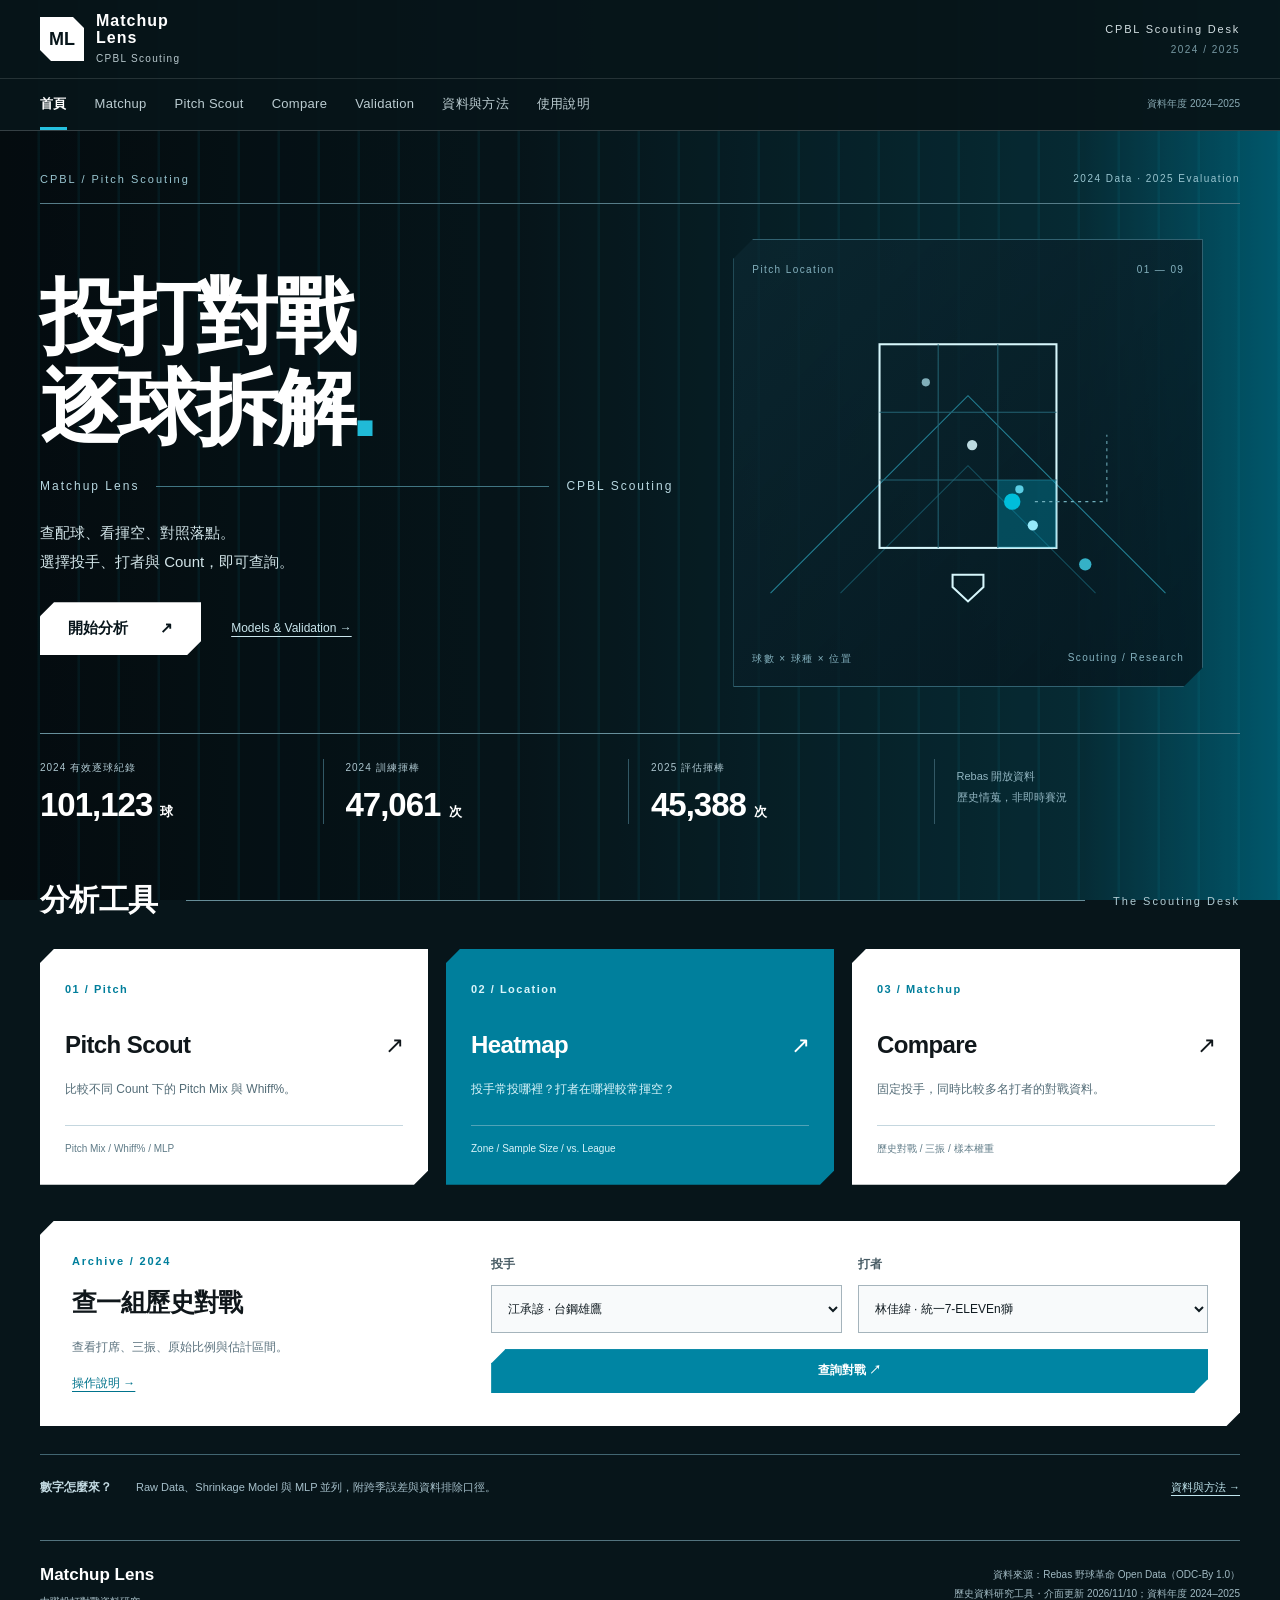
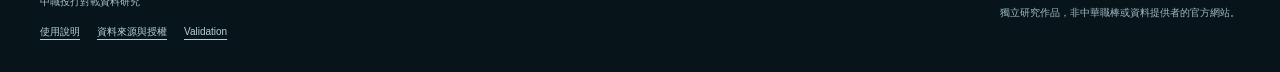
<file: index.html>
<!doctype html>
<html lang="zh-Hant"><head>
<meta charset="utf-8"><meta name="viewport" content="width=device-width,initial-scale=1">
<meta name="description" content="查詢中華職棒歷史投打對戰、樣本數、三振比例與估計區間，並閱讀Out-of-Time Validation與資料方法。">
<meta name="theme-color" content="#07151a">
<meta property="og:type" content="website"><meta property="og:title" content="Matchup Lens｜CPBL Scouting"><meta property="og:description" content="查詢中華職棒歷史投打對戰、樣本數、三振比例與估計區間，並閱讀Out-of-Time Validation與資料方法。"><meta property="og:url" content="https://matchup-lens-cpbl-anson.rosycoin67.chatgpt.site/">
<link rel="canonical" href="https://matchup-lens-cpbl-anson.rosycoin67.chatgpt.site/"><title>Matchup Lens｜CPBL Scouting</title>
<link rel="stylesheet" href="/style.css"><link rel="stylesheet" href="/scout.css"><link rel="icon" href="/favicon.svg" type="image/svg+xml">
</head><body data-page="home">
<a class="skip-link" href="#main-content">跳至主要內容</a>
<header class="site-header"><div class="header-inner">
<a class="site-name" href="/" aria-label="Matchup Lens 首頁"><b class="brand-mark" aria-hidden="true">ML</b><span class="brand-name">Matchup<br>Lens<span>CPBL Scouting</span></span></a>
<div class="site-context">CPBL Scouting Desk<span>2024 / 2025</span></div></div>
<nav class="main-nav" aria-label="主選單"><div class="nav-inner"><a class="nav-item active" href="/" aria-current="page">首頁</a><a class="nav-item" href="/query/">Matchup</a><a class="nav-item" href="/pitch/">Pitch Scout</a><a class="nav-item" href="/compare/">Compare</a><a class="nav-item" href="/results/">Validation</a><a class="nav-item" href="/data/">資料與方法</a><a class="nav-item" href="/guide/">使用說明</a><span class="nav-note">資料年度 2024–2025</span></div></nav></header>
<main id="main-content" class="container"><div id="loading" role="status">正在載入資料。</div><section id="home" class="home-page">
<div class="scout-hero">
 <p class="hero-eyebrow">CPBL / Pitch Scouting <span>2024 Data · 2025 Evaluation</span></p>
 <div class="hero-main"><div><h1>投打對戰<br>逐球拆解<span class="cyan-dot">.</span></h1><div class="hero-subline"><span>Matchup Lens</span><i></i><span>CPBL Scouting</span></div><p class="hero-description">查配球、看揮空、對照落點。<br>選擇投手、打者與 Count，即可查詢。</p><div class="page-actions"><a class="button primary" href="/pitch/">開始分析 <span>↗</span></a><a class="hero-link" href="/pitch/#research">Models & Validation →</a></div></div>
 <div class="hero-field" aria-hidden="true"><div class="field-caption"><span>Pitch Location</span><span>01 — 09</span></div><svg viewBox="0 0 420 320" fill="none" xmlns="http://www.w3.org/2000/svg"><path d="M18 286L210 94L402 286" stroke="#248195" stroke-width="1"/><path d="M86 286L210 162L334 286" stroke="#14505f"/><rect x="124" y="44" width="172" height="198" stroke="#d7f7fc" stroke-width="2"/><path d="M181 44V242M239 44V242M124 110H296M124 176H296" stroke="#236373"/><rect x="239" y="176" width="57" height="66" fill="#009ebc" fill-opacity=".35"/><circle cx="253" cy="197" r="8" fill="#00bedb"/><circle cx="273" cy="220" r="5" fill="#96eafa"/><circle cx="260" cy="185" r="4" fill="#5acde3"/><circle cx="214" cy="142" r="5" fill="#bcdae0"/><circle cx="169" cy="81" r="4" fill="#80aeb9"/><circle cx="324" cy="258" r="6" fill="#35b1c7"/><path d="M195 268H225V280L210 294L195 280Z" stroke="#d7f7fc" stroke-width="2"/><path d="M275 197H345V132" stroke="#70aebb" stroke-dasharray="3 4"/></svg><div class="field-caption"><span>球數 × 球種 × 位置</span><span>Scouting / Research</span></div></div></div>
 <div class="hero-data"><div><span>2024 有效逐球紀錄</span><strong>101,123 <small>球</small></strong></div><div><span>2024 訓練揮棒</span><strong>47,061 <small>次</small></strong></div><div><span>2025 評估揮棒</span><strong>45,388 <small>次</small></strong></div><div class="hero-note">Rebas 開放資料<br>歷史情蒐，非即時賽況</div></div>
</div>
<section class="home-tool-section"><div class="editorial-heading"><h2>分析工具</h2><span>The Scouting Desk</span></div><div class="desk-grid"><a href="/pitch/" class="desk-item"><span class="desk-index">01 / Pitch</span><h3>Pitch Scout <span>↗</span></h3><p>比較不同 Count 下的 Pitch Mix 與 Whiff%。</p><span class="desk-tags">Pitch Mix / Whiff% / MLP</span></a><a href="/pitch/#heatmap" class="desk-item"><span class="desk-index">02 / Location</span><h3>Heatmap <span>↗</span></h3><p>投手常投哪裡？打者在哪裡較常揮空？</p><span class="desk-tags">Zone / Sample Size / vs. League</span></a><a href="/compare/" class="desk-item"><span class="desk-index">03 / Matchup</span><h3>Compare <span>↗</span></h3><p>固定投手，同時比較多名打者的對戰資料。</p><span class="desk-tags">歷史對戰 / 三振 / 樣本權重</span></a></div></section>
<section class="home-query-row"><div><p class="page-kicker">Archive / 2024</p><h2>查一組歷史對戰</h2><p>查看打席、三振、原始比例與估計區間。</p><a class="inline-link" href="/guide/">操作說明 →</a></div><aside class="quick-query"><form action="/query/" method="get"><div class="field"><label for="pitcher">投手</label><select id="pitcher" name="pitcher" required><option value="">載入中</option></select></div><div class="field"><label for="batter">打者</label><select id="batter" name="batter" required><option value="">載入中</option></select></div><button class="button primary" id="quick-submit" type="submit" disabled>查詢對戰 ↗</button></form></aside></section>
<div class="home-method-bar"><strong>數字怎麼來？</strong><p>Raw Data、Shrinkage Model 與 MLP 並列，附跨季誤差與資料排除口徑。</p><a href="/data/">資料與方法 →</a></div>
</section>
</main>
<footer class="site-footer"><div class="footer-inner"><div><a class="footer-brand" href="/">Matchup Lens</a><span>中職投打對戰資料研究</span><div class="footer-links"><a href="/guide/">使用說明</a><a href="/data/">資料來源與授權</a><a href="/results/">Validation</a></div></div><p>資料來源：Rebas 野球革命 Open Data（ODC-By 1.0）<br>歷史資料研究工具・介面更新 2026/11/10；資料年度 2024–2025<br>獨立研究作品，非中華職棒或資料提供者的官方網站。</p></div></footer>
<script type="module" src="/app.js"></script>
</body></html>
</file>
<file: style.css>
:root{--ink:#28313b;--muted:#6b727b;--accent:#8e293b;--navy:#273847;--line:#d9dde1;--light:#f4f5f6}
*{box-sizing:border-box}
body{margin:0;background:#fff;color:var(--ink);font-family:"Noto Sans TC","PingFang TC","Microsoft JhengHei",sans-serif;font-size:14px;line-height:1.75}
button,select{font:inherit}button{cursor:pointer}
button,a,select{-webkit-tap-highlight-color:transparent}
button:focus-visible,a:focus-visible,select:focus-visible{outline:2px solid var(--accent);outline-offset:3px}
a{color:var(--accent);text-underline-offset:4px}
[hidden]{display:none!important}
.sr-only{position:absolute;width:1px;height:1px;padding:0;margin:-1px;overflow:hidden;clip:rect(0,0,0,0);white-space:nowrap;border:0}
.skip-link{position:absolute;left:16px;top:-60px;padding:10px 16px;background:#fff;z-index:10}.skip-link:focus{top:10px}
.site-header{border-top:4px solid var(--accent)}
.header-inner,.nav-inner,.container,.footer-inner{width:min(1120px,calc(100% - 64px));margin:0 auto}
.header-inner{display:flex;justify-content:space-between;align-items:center;height:94px;gap:24px}
.site-name{display:flex;align-items:baseline;gap:16px;color:var(--navy);text-decoration:none}
.site-name strong{font-family:"Noto Serif TC","Songti TC","PMingLiU",serif;font-size:27px;font-weight:700;letter-spacing:2px}
.site-name>span{padding-left:16px;border-left:1px solid #bfc5cc;font:19px Georgia,"Times New Roman",serif;letter-spacing:.1px}
.site-context{color:#606a73;font-size:12px;text-align:right;white-space:nowrap}.site-context span{display:block;color:#9298a0;font-size:11px}
.main-nav{border-top:1px solid #e6e8eb;border-bottom:1px solid #c9ced5;background:#fafafa}
.nav-inner{display:flex;align-items:stretch;gap:36px}
.nav-item{display:block;padding:13px 1px 11px;border:0;border-bottom:3px solid transparent;background:transparent;color:#4f5b67;font-size:14px;letter-spacing:1px}
.nav-item.active{border-bottom-color:var(--accent);color:var(--accent);font-weight:700}.nav-item:hover{color:var(--accent)}
.nav-note{margin-left:auto;align-self:center;font-size:11px;color:#7d858d}
.breadcrumb{display:flex;gap:11px;margin:21px 0 24px;color:#8b9299;font-size:11px}.breadcrumb-divider{color:#c1c6cb}.breadcrumb span:last-child{color:#656d76}
.page-heading{display:flex;align-items:center;justify-content:space-between;gap:24px;padding-bottom:24px}
h1{margin:0 0 6px;color:#253847;font-family:"Noto Serif TC","Songti TC","PMingLiU",serif;font-size:27px;font-weight:700;letter-spacing:1px;line-height:1.5}
.page-heading p{margin:0;color:var(--muted);font-size:13px}
h2,h3,p{margin-top:0}h2{margin-bottom:0;font-size:19px;font-weight:600}h3{margin-bottom:11px;font-size:16px;font-weight:600}
.button{min-height:36px;padding:6px 17px;border:1px solid #aeb7c0;border-radius:2px;background:#fff;color:#354553;font-size:12px;line-height:1.65;white-space:nowrap}
.button:hover{background:#f3f4f5;border-color:#73818e}
.text-link{display:inline;padding:0;margin-left:14px;border:0;background:none;color:var(--accent);font-size:inherit;text-decoration:underline;text-underline-offset:4px}
.data-notice{display:flex;align-items:baseline;flex-wrap:wrap;gap:9px 15px;padding:11px 16px;background:#f2f4f6;border-top:1px solid #d0d6dc;border-bottom:1px solid #d0d6dc;color:#69727b;font-size:12px}
.data-notice strong{color:#374b5a;font-weight:600}.notice-end{margin-left:auto;font-size:11px;color:#878f96}
.query-form{padding:24px 20px 18px;border:1px solid #e0e3e6;border-top:0}
.query-fields{display:grid;grid-template-columns:1fr 1fr;gap:30px}
.field{display:flex;align-items:center;gap:14px;min-width:0}.field label{flex:0 0 34px;color:#354452;font-size:13px}
.field select{width:100%;min-width:0;height:39px;padding:6px 32px 6px 12px;border:1px solid #bfc7ce;border-radius:2px;background:#fff;color:#313b44;font-size:13px}
.examples-row{display:flex;align-items:baseline;gap:14px;margin:14px 0 0 48px;font-size:11px;color:#8a9199}.examples-row>span{white-space:nowrap}
#examples{display:flex;flex-wrap:wrap;gap:3px 17px}
#examples button{padding:0;border:0;border-bottom:1px solid #c8a2aa;background:none;color:#83515a;font-size:11px}
#examples button:hover{color:var(--accent);border-color:var(--accent)}
.result-heading{display:flex;align-items:baseline;justify-content:space-between;gap:18px;margin:29px 0 13px}
.result-heading h2{font-size:20px;color:#2d3d4a}.versus{margin:0 13px;color:#7f8790;font-size:13px;font-weight:400}.sample-status{color:#935260;font-size:11px}
.table-wrap{width:100%;overflow-x:auto}
table{width:100%;border-collapse:collapse;text-align:left;font-size:13px;line-height:1.65}
th{padding:11px 17px;border-top:1px solid #c7ced5;border-bottom:1px solid #d0d5db;background:#f1f3f5;color:#53616d;font-size:12px;font-weight:500}
td{padding:13px 17px;border-bottom:1px solid #e1e4e8}
th:not(:first-child),td:not(:first-child){text-align:right;font-variant-numeric:tabular-nums}
.result-table{table-layout:fixed}.result-table th,.result-table td{text-align:center}
.result-table td{padding-top:15px;padding-bottom:15px;color:#34424d;font-family:Arial,"Noto Sans TC",sans-serif;font-size:28px;font-weight:500;line-height:1.35;font-variant-numeric:tabular-nums}
.result-table .estimate-value{color:var(--accent);font-weight:600}.result-table td small{font-size:17px;margin-left:1px}
.result-notes{display:flex;justify-content:space-between;flex-wrap:wrap;gap:5px 20px;padding:9px 1px 0;color:#818991;font-size:11px}
.analysis-columns{display:grid;grid-template-columns:1.12fr 1fr;gap:40px;margin-top:30px}
.panel{margin:0 0 29px;padding:0}.analysis-columns .panel{margin-bottom:24px;min-width:0}
.section-heading{display:flex;justify-content:space-between;align-items:baseline;gap:14px;padding-bottom:10px;margin-bottom:15px;border-bottom:1px solid #aeb9c3}
.section-heading h2,.section-heading h3{margin:0;color:#354957;font-size:17px;font-weight:600}.section-heading>span{color:#8b9299;font-size:11px;white-space:nowrap}
.interval-description{min-height:23px;margin-bottom:0;color:#67717a;font-size:12px}.interval-description strong{color:#4c5964;font-weight:500}
.probability-chart{position:relative;height:129px;margin:5px 18px 4px 7px}
.chart-grid{position:absolute;top:18px;right:0;bottom:33px;left:0;display:flex;justify-content:space-between}.chart-grid i{width:1px;height:100%;background:#edf0f2}
.axis-line{position:absolute;top:61px;right:0;left:0;height:1px;background:#c4cdd4}
.interval-segment{position:absolute;top:57px;height:9px;background:#dac5b0;min-width:1px}
.raw-dot{position:absolute;top:56px;width:10px;height:10px;border-radius:50%;background:#a47b54;border:1px solid #fff;transform:translateX(-50%)}
.raw-dot span{position:absolute;top:-24px;left:50%;transform:translateX(-50%);color:#8a694d;font-size:10px;white-space:nowrap}
.estimate-dot{position:absolute;top:55px;width:3px;height:13px;background:var(--accent);transform:translateX(-50%)}
.estimate-dot span{position:absolute;top:21px;left:50%;transform:translateX(-50%);color:var(--accent);font-size:10px;white-space:nowrap}
.axis-labels{position:absolute;top:105px;right:0;left:0;display:flex;justify-content:space-between;color:#818c95;font-family:Arial,sans-serif;font-size:10px}
.fineprint{color:#8b9299;font-size:11px;line-height:1.8;margin:11px 0 0}
.reading-panel>p:not(.fineprint){margin-bottom:9px;color:#5c6872;font-size:12px;line-height:1.85}
.comparison-list{margin:7px 0;font-size:12px}.comparison-list>div{display:flex;justify-content:space-between;align-items:baseline;gap:14px;padding:6px 0;border-bottom:1px solid #edf0f2}
.comparison-list dt{color:#74808a}.comparison-list dd{margin:0;text-align:right;color:#384a57;font-variant-numeric:tabular-nums;white-space:nowrap}
.holdout-panel{display:flex;align-items:center;gap:25px;padding:17px 20px;border:1px solid #d8dde2;background:#fafbfc}
.holdout-copy{flex:1}.holdout-panel h3{margin-bottom:2px;color:#455766;font-size:14px}.holdout-panel p{margin:0;color:#899199;font-size:11px}
.holdout-panel .button{color:var(--accent);border-color:#b68f98;background:transparent}.holdout-panel .button:hover{background:#f6eef0}
.holdout-result{color:#6e777f;font-size:11px;text-align:right;white-space:nowrap}.holdout-result strong{display:block;color:#3b4e5c;font:23px Arial,sans-serif}
.research-note{margin-top:21px;color:#6d7881;font-size:12px}.research-note p{margin-bottom:0}.research-note strong{color:#536675;font-weight:500}.example-note{margin-top:6px;font-size:10px}
.split-table{table-layout:fixed;margin:0 0 7px}.split-table th,.split-table td{text-align:left}.split-table td{padding-top:15px;padding-bottom:15px}
.split-table strong{display:block;color:#344b5c;font-size:15px;font-weight:500}.split-table td>span{display:block;margin-top:4px;color:#7b8690;font-size:12px}
.highlight td{background:#f7f2f3;color:#7b2939}
.finding{padding:13px 16px;margin:18px 0 12px;border-left:3px solid #a15a68;background:#f8f5f5;color:#6b5e62;font-size:12px;line-height:1.85}.finding strong{display:block;margin-bottom:4px;color:#73404c;font-weight:600}
.method,.sources{color:#5a6772;font-size:13px}.method ol{padding-left:22px}.method li{margin-bottom:8px}.method h3{margin-top:24px;color:#405765;font-size:15px}.method p{margin-bottom:12px}
.formula{margin:20px 0 16px;padding:13px 17px;background:#f4f5f6;border:1px solid #e0e4e7;color:#526676;font-size:12px}
.source-links{display:flex;flex-wrap:wrap;gap:8px 28px;padding:0;list-style:none;font-size:12px}
.site-footer{margin-top:47px;border-top:1px solid #d3d9df;background:#f5f6f7}
.footer-inner{display:flex;justify-content:space-between;gap:24px;padding-top:25px;padding-bottom:26px;color:#88929b;font-size:11px}
.footer-inner strong{display:block;margin-bottom:3px;color:#506575;font:18px Georgia,"Times New Roman",serif}.footer-inner p{margin:0;text-align:right}
#loading{min-height:300px;padding:60px 0;color:var(--muted)}
@media(max-width:850px){
.header-inner,.nav-inner,.container,.footer-inner{width:calc(100% - 40px)}
.site-name{gap:11px}.site-name strong{font-size:23px;letter-spacing:1px}.site-name>span{padding-left:11px;font-size:17px}
.site-context{font-size:10px}.header-inner{height:85px}
.analysis-columns{gap:25px}.query-fields{gap:20px}.query-form{padding-right:15px;padding-left:15px}
.field{gap:9px}.field label{flex-basis:28px}.field select{font-size:12px;padding-left:8px}.examples-row{margin-left:37px}
.result-table th{font-size:11px;padding-left:8px;padding-right:8px}.result-table td{font-size:25px}
.section-heading{gap:10px}.section-heading h2,.section-heading h3{font-size:16px}.section-heading>span{font-size:10px}
.holdout-panel{gap:16px;padding:15px}}
@media(max-width:600px){
body{font-size:13px}.header-inner,.nav-inner,.container,.footer-inner{width:calc(100% - 32px)}
.header-inner{height:79px;gap:12px}.site-name{display:block}.site-name strong{display:block;font-size:22px;letter-spacing:1.5px;line-height:1.6}
.site-name>span{padding:0;border:0;font-size:14px;color:#75838f}.site-context{max-width:130px;font-size:10px;white-space:normal}.site-context span{font-size:9px}
.nav-inner{gap:27px}.nav-item{font-size:12px;padding-top:10px;padding-bottom:8px;letter-spacing:.5px}.nav-note{display:none}
.breadcrumb{font-size:10px;margin:15px 0 18px}.page-heading{align-items:flex-start;gap:12px;padding-bottom:18px}h1{font-size:23px}.page-heading p{font-size:11px;max-width:240px}
.page-heading .button{padding:5px 9px;min-height:32px;margin-top:4px;font-size:10px}
.data-notice{padding:9px 11px;gap:3px 9px;font-size:10px}.notice-end{width:100%;margin:0 0 0 49px;font-size:9px}
.query-form{padding:16px 11px 13px}.query-fields{grid-template-columns:1fr;gap:12px}.field label{font-size:12px;flex-basis:29px}.field select{height:37px}
.examples-row{margin:13px 0 0;gap:7px;font-size:10px}#examples{column-gap:11px;row-gap:5px}#examples button{font-size:10px}
.result-heading{margin-top:24px;gap:8px}.result-heading h2{font-size:17px}.versus{margin:0 7px;font-size:11px}.sample-status{font-size:10px}
.result-table{min-width:430px}.result-table td{font-size:24px;padding:13px 6px}.result-table th{font-size:10px;padding:10px 6px}.result-table td small{font-size:14px}
.result-notes{font-size:10px}.analysis-columns{grid-template-columns:1fr;gap:0;margin-top:25px}.section-heading{margin-bottom:12px;padding-bottom:9px}
.interval-description,.reading-panel>p:not(.fineprint){font-size:11px}.comparison-list{font-size:11px}.fineprint{font-size:10px}
.holdout-panel{flex-wrap:wrap;gap:12px}.holdout-copy{flex-basis:100%}.holdout-panel h3{font-size:13px}.holdout-panel p{font-size:10px}
.holdout-panel .button{margin-left:auto;font-size:11px}.holdout-result{text-align:left}
.research-note{margin-top:17px;font-size:11px}.text-link{display:inline-block;margin-left:7px}.example-note{font-size:9px}
table{font-size:11px}th,td{padding:10px 10px}th{font-size:10px}
#validation table:not(.split-table){min-width:450px}.split-table strong{font-size:12px}.split-table td>span{font-size:10px}.split-table th,.split-table td{padding:10px 8px}
.finding{padding:10px 12px;font-size:11px}.method,.sources{font-size:12px}.formula{font-size:11px;padding:12px}.source-links{font-size:11px;gap:6px 20px}
.site-footer{margin-top:30px}.footer-inner{display:block;padding-top:20px;padding-bottom:20px;font-size:10px}.footer-inner p{margin-top:12px;text-align:left}}
/* Full website pages */
.nav-item{text-decoration:none;white-space:nowrap}
.breadcrumb a{color:#8b9299;text-decoration:none}
#loading{min-height:0;padding:14px 0;font-size:12px;color:#7a848d}
.load-error{border-left:3px solid var(--accent);background:#f8f3f4;padding:16px!important;margin:20px 0}
.button:disabled{opacity:.45;cursor:wait}
a.button{display:inline-block;text-decoration:none;text-align:center}
.button.primary{background:var(--accent);border-color:var(--accent);color:white}
.button.primary:hover{background:#722130;border-color:#722130}
.inline-link{color:var(--accent);font-size:12px;text-decoration:underline;text-underline-offset:4px}
.page-actions{display:flex;gap:22px;align-items:center;margin-top:23px}
.page-actions .primary{font-size:13px;padding:9px 23px}
.page-kicker{margin:0 0 13px;color:#8e6270;font-size:11px;letter-spacing:1.3px}
.home-intro{display:grid;grid-template-columns:1.25fr 1fr;gap:78px;padding:48px 0 36px;align-items:start}
.home-copy{padding-top:4px}
.home-copy h1{font-size:36px;line-height:1.55;letter-spacing:1.5px;margin-bottom:17px}
.home-description{max-width:560px;color:#64717c;font-size:14px;line-height:1.95;margin-bottom:0}
.home-scope{margin:25px 0 0;color:#8b949c;font-size:11px}
.quick-query{border:1px solid #e0e4e8;border-top:3px solid var(--accent);padding:23px 27px 22px;background:#f8f9fa}
.quick-query h2{font-size:19px;color:#3c505e;margin-bottom:5px}
.quick-query>p{font-size:12px;color:#7c8790;margin-bottom:19px}
.quick-query .field{margin-bottom:15px;gap:10px}
.quick-query .field label{flex-basis:30px}
.quick-query .field select{height:39px;font-size:12px}
.quick-query form>.button{margin:2px 0 0 40px;min-width:calc(100% - 40px);padding-top:8px;padding-bottom:8px;font-size:12px}
.quick-help{display:block;margin:14px 0 0 40px;font-size:11px;color:#8a6a73}
.home-data-strip{display:flex;gap:65px;align-items:center;padding:21px 0;border-top:1px solid #cdd5dc;border-bottom:1px solid #cdd5dc}
.home-data-strip>div{display:flex;flex-direction:column}
.home-data-strip strong{font:24px Arial,sans-serif;font-weight:500;letter-spacing:.3px;color:#3b5264}
.home-data-strip span{color:#85909a;font-size:11px;margin-top:4px}
.home-data-strip>a{margin-left:auto;font-size:11px;color:#7d8993}
.home-section{margin-top:37px}
.home-section>.section-heading{margin-bottom:0}
.home-section>.section-heading h2{font-size:19px}
.service-list article{display:flex;gap:23px;align-items:baseline;padding:23px 0;border-bottom:1px solid #e0e5e9}
.service-number{font:20px Georgia,serif;color:#94747e}
.service-list article>div{flex:1;max-width:820px}
.service-list h3{margin-bottom:4px;font-size:15px}
.service-list h3 a{color:#3c5365;text-decoration:none}
.service-list p{margin:0;font-size:12px;color:#7c8792;line-height:1.9}
.service-go{margin-left:auto;white-space:nowrap;font-size:11px;color:#8e5e6c}
.home-example{display:grid;grid-template-columns:1fr 1fr;gap:12px 66px;padding:28px 0 0}
.home-example h2{font-size:21px;color:#3c5262;margin:0 0 12px}
.home-example>div>p:not(.page-kicker){color:#788591;font-size:12px;line-height:1.9;margin-bottom:12px}
.home-example th{width:56%;font-size:12px;background:#f6f7f8;border-top:0}
.home-example td{font-size:13px;color:#546b7b;white-space:nowrap}
.home-example>.fineprint{grid-column:1/-1;margin-top:0;font-size:10px}
.home-source{display:flex;gap:21px;align-items:baseline;border-top:1px solid #dce2e7;margin-top:30px;padding-top:22px}
.home-source>strong{color:#5a7080;white-space:nowrap;font-size:12px;font-weight:500}
.home-source p{color:#8a949d;font-size:11px;margin:0;line-height:1.9}
.home-source>a{white-space:nowrap;font-size:11px;color:#89616d}
.query-actions{display:flex;flex-wrap:wrap;gap:8px}
.query-status{margin:0 0 13px;padding:10px 13px;background:#f6f2f3;border-left:3px solid #ae7b88;color:#7c5360;font-size:12px}
.share-link{display:block;width:100%;padding:8px 10px;border:1px solid #b8c3cd;background:#fff;margin-bottom:14px;color:#4c6577;font:12px monospace}
.research-note .inline-link{margin-left:12px}
.footer-brand{display:block;margin-bottom:3px;color:#506575;font:18px Georgia,"Times New Roman",serif;text-decoration:none}
.footer-links{display:flex;gap:17px;margin-top:12px;font-size:10px}
.footer-links a{color:#7c8995}
.guide-steps ol{counter-reset:step;padding:0;list-style:none}
.guide-steps li{counter-increment:step;position:relative;padding:0 0 18px 43px;margin-bottom:19px;border-bottom:1px solid #e6eaed}
.guide-steps li::before{content:counter(step);position:absolute;left:0;top:-1px;color:#936473;font:23px Georgia,serif}
.guide-steps li>strong{font-size:14px;font-weight:500;color:#4b6273}
.guide-steps li>p{font-size:12px;color:#7c8994;line-height:1.9;margin:5px 0 0}
.faq-list details{border-bottom:1px solid #e0e5e9}
.faq-list summary{position:relative;list-style:none;padding:16px 34px 16px 0;cursor:pointer;font-size:13px;color:#465e70}
.faq-list summary::-webkit-details-marker{display:none}
.faq-list summary::after{content:"＋";position:absolute;right:5px;top:15px;font-size:15px;color:#8c6877}
.faq-list details[open] summary::after{content:"－"}
.faq-list details>p{color:#7b8994;font-size:12px;line-height:1.9;margin:0 26px 19px 0}
.download-list{padding:0;margin:0;list-style:none}
.download-list li{display:flex;gap:20px;align-items:center;justify-content:space-between;border-bottom:1px solid #e1e6ea;padding:17px 0}
.download-list strong{display:block;font-size:13px;font-weight:500;color:#4a6172}
.download-list span{display:block;font-size:11px;color:#8a959e;margin-top:3px}
.download-list .button{font-size:11px}
.plain-page{padding:42px 0 110px}
.plain-page>p{color:#7d8993;font-size:13px}
@media(max-width:850px){
.home-intro{gap:40px;padding-top:35px}
.home-copy h1{font-size:31px}
.home-description{font-size:12px}
.quick-query{padding:20px}
.home-data-strip{gap:40px}
.home-data-strip strong{font-size:21px}
.home-example{gap:12px 35px}
}
@media(max-width:600px){
.nav-inner{gap:24px;overflow-x:auto;scrollbar-width:none}
.nav-inner::-webkit-scrollbar{display:none}
.nav-item{flex-shrink:0}
.page-heading{flex-wrap:wrap}
.query-actions{width:100%}
.query-actions .button{font-size:11px;margin-top:0;padding:6px 11px}
.home-intro{grid-template-columns:1fr;gap:26px;padding-top:27px;padding-bottom:25px}
.home-copy h1{font-size:30px;line-height:1.5;margin-bottom:13px}
.home-copy h1 br{display:none}
.page-kicker{font-size:10px;margin-bottom:10px;letter-spacing:.9px}
.home-description{font-size:12px;max-width:none}
.home-scope{font-size:10px;margin-top:20px}
.page-actions{gap:20px;margin-top:20px}
.page-actions .primary{font-size:12px;padding:8px 20px}
.quick-query{padding:19px 18px}
.quick-query h2{font-size:18px}
.quick-query>p{font-size:11px;margin-bottom:16px}
.home-data-strip{gap:15px;justify-content:space-between;flex-wrap:wrap;padding:18px 0}
.home-data-strip strong{font-size:19px}
.home-data-strip span{font-size:9px}
.home-data-strip>a{width:100%;margin:4px 0 0;font-size:10px}
.home-section{margin-top:28px}
.home-section>.section-heading h2{font-size:17px}
.service-list article{gap:15px;padding:18px 0}
.service-list h3{font-size:14px}
.service-list p{font-size:11px}
.service-go{display:none}
.home-example{grid-template-columns:1fr;gap:14px;padding-top:15px}
.home-example h2{font-size:19px}
.home-example th{font-size:11px}
.home-example td{font-size:12px}
.home-example>.fineprint{font-size:9px}
.home-source{flex-wrap:wrap;gap:7px 14px;margin-top:23px;padding-top:17px}
.home-source p{flex-basis:100%;font-size:10px;order:3}
.home-source>strong{font-size:11px}
.home-source>a{font-size:10px}
.guide-steps li{padding-left:33px;padding-bottom:14px;margin-bottom:15px}
.guide-steps li>strong{font-size:13px}
.guide-steps li>p{font-size:11px}
.faq-list summary{font-size:12px}
.faq-list details>p{font-size:11px}
.download-list li{gap:10px}
.download-list strong{font-size:12px}
.download-list span{font-size:10px}
.download-list .button{font-size:10px;padding:5px 9px}
.footer-links{font-size:10px}
}
/* Matchup Lens / soft dashboard visual system */
:root{--ink:#172b46;--muted:#78869a;--accent:#087f54;--navy:#142943;--line:#e7edf4;--light:#f3f6fc}
body{background:#f4f6fb;color:var(--ink);font-family:Inter,-apple-system,BlinkMacSystemFont,"PingFang TC","Microsoft JhengHei",sans-serif;line-height:1.7}
.site-header{border:0;background:rgba(255,255,255,.9);box-shadow:0 1px 0 #e9edf5}.header-inner{height:80px}.site-name{align-items:center;gap:12px}.site-name:before{content:'◈';display:grid;place-items:center;background:#dbf5e8;color:#087f54;width:38px;height:38px;border-radius:13px;font-size:24px}.site-name strong{font:700 18px system-ui;letter-spacing:-.4px}.site-name>span{font:500 12px system-ui;border:0;padding:0;color:#7b889a}.site-context{color:#61718a}.site-context span{color:#9ba5b4}.main-nav{background:transparent;border:0}.nav-inner{gap:8px;padding-bottom:12px;align-items:center}.nav-item{font-size:12px;letter-spacing:0;border:0;padding:9px 18px;border-radius:10px;color:#8090a2}.nav-item.active{background:#e4f5eb;color:#087f54;border:0}.nav-item:hover{background:#f0f4fa}.nav-note{color:#9aa7b7}.container{padding-top:10px}.breadcrumb{margin:18px 0;color:#9aa7b7}h1{font:750 29px/1.4 system-ui;letter-spacing:-1px;color:#172b46}h2,h3{color:#172b46;letter-spacing:-.3px}.page-heading{padding:16px 0 26px}.page-heading p{font-size:13px;color:#8190a3}.panel,.quick-query,.query-form,.holdout-panel{background:#fff;border:0;border-radius:19px;padding:25px;box-shadow:0 5px 25px rgba(31,55,89,.035)}.panel{margin-bottom:20px}.section-heading{border:0;margin-bottom:15px;padding-bottom:5px}.section-heading h2,.section-heading h3{font-size:17px;color:#172b46}.section-heading>span{color:#94a1b2}.button{border:1px solid #e4eaf3;border-radius:9px;background:white;color:#455a74;padding:9px 16px;font-size:12px;min-height:40px;transition:transform .15s,background .15s}.button:hover{background:#edf4ff;border-color:#d4e3f8;transform:translateY(-1px)}.button.primary{background:#087f54;border-color:#087f54;box-shadow:0 5px 13px #087f541a}.button.primary:hover{background:#066943;border-color:#066943}.inline-link,a{color:#1761bb}.field{display:flex;flex-direction:column;align-items:stretch;gap:7px}.field label{flex:auto;font-size:11px;color:#8390a3}.field select,select{border:1px solid #e5ebf5;border-radius:10px;background:#f6f8fe;color:#203952;padding:11px 13px;font-size:13px;min-height:44px}.query-fields{gap:18px}.query-form{margin-top:12px}.examples-row{margin:18px 0 0}#examples button{border:0;background:#eef4ff;border-radius:7px;color:#3572b7;padding:5px 10px;font-size:10px}.data-notice{background:#e8f5ed;border:0;border-radius:11px;padding:11px 17px;color:#638875}.data-notice strong{color:#13805b}.notice-end{color:#7d9d8a}.result-heading h2{font-size:23px}.sample-status{background:#e2f7e9;color:#13805b;padding:5px 10px;border-radius:6px}.result-table-wrap{overflow:visible}.result-table{border-collapse:separate;border-spacing:10px 0;table-layout:fixed}.result-table thead th{border:0;background:transparent;font-size:10px;text-align:left;padding:13px 16px 5px;color:#8290a4}.result-table tbody td{border:0;background:#eaf0ff;text-align:left;border-radius:14px;padding:21px 16px;font-size:32px;font-weight:750;letter-spacing:-1px;color:#183754}.result-table tbody td:nth-child(4){background:#087f54;color:white;box-shadow:0 6px 18px #087f5420}.result-table tbody td:nth-child(5){background:#e6f6eb;color:#087f54}.result-notes{padding:12px 12px;color:#8d9aab}.analysis-columns{gap:20px;margin-top:22px}.analysis-columns .panel{padding:25px}.comparison-list>div{padding:12px 0;border-color:#eef2f8}.comparison-list dd{font-weight:650;color:#214569}.interval-segment{background:#c6dbfb;border-radius:8px}.raw-dot{background:#478be4}.estimate-dot{background:#0ab969}.estimate-dot span{color:#087f54}.raw-dot span{color:#3677cc}.holdout-panel{background:#e9f0ff;margin-top:2px}.holdout-panel .button{border:0;color:#2161af;background:#fff}.holdout-panel .button:hover{background:#dceaff}th{background:#f2f5fc;border:0;color:#8593a5;font-size:11px;padding:13px 16px}td{border-bottom:1px solid #edf1f7;padding:16px;color:#334e6b}tbody tr:last-child td{border-bottom:0}.highlight td{background:#e7f6ed;color:#087f54}.table-wrap{border-radius:12px}.finding{background:#e9f6ee;color:#537665;border:0;border-radius:13px;padding:19px}.finding strong{color:#087f54}.formula{background:#eaf0ff;border:0;border-radius:12px}.query-status{background:#e8f5ed;border:0;border-radius:10px;color:#087f54}.fineprint{color:#8998ac}.site-footer{border:0;background:transparent;margin-top:35px}.footer-inner{border-top:1px solid #e3e9f2;padding-bottom:30px}.footer-brand{font:700 16px system-ui}.footer-links a{color:#8b9bb0}.home-intro{gap:35px;padding:32px 0 28px;grid-template-columns:1.15fr 1fr}.home-copy{background:linear-gradient(130deg,#e3f4ee,#e9efff);border-radius:22px;padding:35px}.home-copy h1{font:780 39px/1.35 system-ui;letter-spacing:-1.5px}.home-description{font-size:13px;color:#677e91;line-height:1.9}.page-kicker{font:700 10px system-ui;letter-spacing:1.5px;color:#087f54;text-transform:none}.quick-query{padding:30px}.quick-query .field{margin-bottom:16px}.quick-query .field label{flex:auto}.quick-query form>.button{margin:5px 0 0;width:100%;min-width:0}.quick-help{margin:17px 0 0}.home-scope{color:#8196a7}.home-data-strip{border:0;display:grid;grid-template-columns:repeat(3,1fr);gap:18px;padding:0}.home-data-strip>div{padding:22px 25px;background:#fff;border-radius:16px}.home-data-strip>div:nth-child(2){background:#e7efff}.home-data-strip>div:nth-child(3){background:#e5f4eb}.home-data-strip strong{font:750 29px system-ui;color:#173f63;letter-spacing:-1px}.home-data-strip span{color:#8194a6}.home-data-strip>a{grid-column:1/-1;margin:0;text-align:right}.service-list{display:grid;grid-template-columns:repeat(3,1fr);gap:18px;margin-top:12px}.service-list article{background:#fff;border:0;border-radius:17px;padding:25px;display:block}.service-number{display:grid;place-items:center;background:#e5f1ff;border-radius:10px;width:38px;height:38px;font:700 14px system-ui;color:#3375c9;margin-bottom:18px}.service-list article:nth-child(2) .service-number{background:#def5e7;color:#087f54}.service-list h3 a{color:#203954}.service-list p{font-size:12px;margin:10px 0 14px}.service-go{color:#087f54}.home-example{background:#fff;border-radius:20px;padding:30px;grid-template-columns:1fr 1fr;align-items:center;margin-top:25px}.home-example th{background:#f5f8ff}.home-source{border:0}.ring-card{display:flex;align-items:center;gap:25px;background:#fff;border-radius:20px;padding:27px;margin-bottom:22px}.insight-ring{width:156px;height:156px;flex-shrink:0;border-radius:50%;display:grid;place-items:center;background:conic-gradient(#0cbe6b 0 53.29%,#eaf0fc 53.29% 100%);position:relative}.insight-ring:before{content:'';position:absolute;inset:9px;border-radius:50%;background:#f9fbff;border:6px solid #dce8ff}.ring-center{z-index:1;text-align:center}.ring-center strong{display:block;font:800 32px system-ui;letter-spacing:-1px;color:#173754}.ring-center span{font-size:10px;color:#8397ae}.ring-copy h2{font:750 21px/1.5 system-ui;margin:4px 0 8px}.ring-copy p{font-size:12px;color:#8293a7;margin:0}.ring-copy .page-kicker{color:#087f54}.research-note{padding:17px;background:#eaf0ff;border-radius:12px}#board-status{color:#087f54;font-size:12px;margin:16px 0 0}#board-rows .button{font-size:10px;padding:5px 9px;min-height:30px;margin-left:6px}
@media(max-width:850px){.home-copy{padding:25px}.home-copy h1{font-size:32px}.service-list{gap:12px}.service-list article{padding:20px}.site-context{display:none}.site-name>span{display:block}.header-inner{height:72px}.query-fields{grid-template-columns:1fr 1fr}.home-data-strip strong{font-size:23px}}
@media(max-width:600px){.header-inner,.nav-inner,.container,.footer-inner{width:calc(100% - 32px)}body{font-size:13px}.site-name{display:flex}.site-name strong{font:750 17px system-ui;letter-spacing:0}.site-name>span{font:11px system-ui;display:none}.nav-inner{gap:4px;padding-bottom:10px}.nav-item{font-size:11px;padding:8px 12px;border-radius:8px}.home-intro{grid-template-columns:1fr;gap:16px;padding-top:18px}.home-copy{padding:27px;border-radius:19px}.home-copy h1{font-size:32px}.home-copy h1 br{display:block}.quick-query{padding:24px}.home-data-strip{gap:9px}.home-data-strip>div{padding:17px 12px;border-radius:12px}.home-data-strip strong{font-size:20px}.home-data-strip span{font-size:9px}.home-data-strip>a{font-size:10px}.service-list{grid-template-columns:1fr;gap:12px}.service-list article{padding:22px;display:grid;grid-template-columns:38px 1fr;gap:16px}.service-number{margin:0}.service-list p{margin-bottom:0}.home-example{grid-template-columns:1fr;padding:23px}.panel,.query-form,.analysis-columns .panel{padding:20px;border-radius:16px}.page-heading{padding:10px 0 20px}h1{font-size:26px;letter-spacing:-.8px}.page-heading p{max-width:none;font-size:12px}.query-fields{grid-template-columns:1fr;gap:14px}.field label{flex:auto}.field select{height:44px;font-size:13px}.result-table-wrap{overflow:visible}.result-table{display:block;min-width:0;border-spacing:0}.result-table thead{display:none}.result-table tbody{display:grid;grid-template-columns:1fr 1fr;gap:11px}.result-table tr{display:contents}.result-table tbody td{display:block;font-size:30px;padding:15px 19px;border-radius:13px;text-align:left}.result-table tbody td:before{display:block;font:500 10px system-ui;letter-spacing:0;margin-bottom:8px;color:#7990ac}.result-table td:nth-child(1):before{content:'有效打席'}.result-table td:nth-child(2):before{content:'三振次數'}.result-table td:nth-child(3):before{content:'歷史三振率'}.result-table td:nth-child(4):before{content:'Shrinkage Estimate';color:#a3e5c6}.result-table td:nth-child(5):before{content:'Matchup Weight'}.result-table tbody td:nth-child(5){grid-column:1/-1}.result-table td small{font-size:16px}.result-heading h2{font-size:20px}.sample-status{font-size:9px}.analysis-columns{gap:0;margin-top:18px}.holdout-panel{padding:21px;border-radius:16px}.ring-card{padding:23px;gap:20px;align-items:center}.insight-ring{width:112px;height:112px}.insight-ring:before{inset:7px;border-width:4px}.ring-center strong{font-size:25px}.ring-center span{font-size:8px}.ring-copy h2{font-size:16px}.ring-copy p{font-size:10px}.ring-copy .page-kicker{font-size:8px}.section-heading>span{white-space:normal;text-align:right}.home-section{margin-top:23px}.home-source{padding:10px}.page-actions{gap:12px}.button{min-height:42px}.result-notes{font-size:10px;padding:10px 0}.notice-end{margin-left:0}.home-example>.fineprint{font-size:10px}.footer-inner p{font-size:10px;line-height:1.8}}
.pitch-fields{grid-template-columns:1fr 1fr 1fr}.scout-kpis{display:grid;grid-template-columns:1fr 1fr 1fr;gap:18px}.scout-kpis strong{display:block;font:750 30px system-ui;color:#173754;margin:14px 0 8px}.scout-kpis p{font-size:11px;color:#8798aa;margin:0}.scout-kpis .panel:nth-child(2){background:#e6f5ed}.scout-kpis .panel:nth-child(3){background:#e7efff}.zone-grid{display:grid;grid-template-columns:repeat(3,1fr);gap:5px;max-width:320px;margin:20px auto;border:2px solid #b8c8dc;padding:5px;border-radius:10px}.zone-grid>div{display:grid;place-items:center;aspect-ratio:1.1;border-radius:6px;font:650 17px system-ui}#pitch-rows .button{font-size:10px;padding:5px 10px;min-height:30px}#pitch-rows td{white-space:nowrap;font-size:12px}#pitch-reading{color:#506980;font-size:13px}@media(max-width:600px){.pitch-fields{grid-template-columns:1fr}.scout-kpis{grid-template-columns:1fr;gap:0}.scout-kpis .panel{padding:20px}.scout-kpis strong{font-size:27px}.zone-grid{max-width:270px}}
.spatial-maps{display:grid;grid-template-columns:repeat(3,minmax(0,1fr));gap:24px;margin:24px 0}.spatial-maps h3{font-size:16px}.spatial-cell{border:0;border-radius:8px;min-height:78px;padding:9px 4px;white-space:pre-line;cursor:pointer;font:inherit;font-size:12px;line-height:1.7}.spatial-cell:focus-visible{outline:3px solid #005abf;outline-offset:2px}.spatial-cell.outside{grid-column:1/-1;min-height:48px}.spatial-maps .zone-grid{width:100%;max-width:320px;margin:14px auto}@media(max-width:850px){.spatial-maps{grid-template-columns:1fr}.spatial-maps>div{max-width:420px;width:100%;margin:auto}}
</file>
<file: scout.css>
/* Matchup Lens — editorial scouting desk, inspired by the Rebas event's contrast and geometry. */
:root{--ink:#11181c;--muted:#5d6b73;--accent:#007f9c;--navy:#07151a;--line:#d3dadd;--light:#f0f3f4;--cut:polygon(14px 0,100% 0,100% calc(100% - 14px),calc(100% - 14px) 100%,0 100%,0 14px)}
html{scroll-behavior:smooth;scroll-padding-top:28px}body{background:#07151a;color:var(--ink);font-family:"Noto Sans TC","PingFang TC","Microsoft JhengHei",Arial,sans-serif;line-height:1.75}body:before{content:'';position:fixed;inset:0;z-index:-1;pointer-events:none;background:linear-gradient(90deg,#040a0d 0%,#07151a 40%,#07303a 84%,#006981 100%),repeating-linear-gradient(90deg,transparent 0 37px,#00a5c018 38px 40px);background-blend-mode:screen;opacity:.8}.header-inner,.nav-inner,.container,.footer-inner{width:min(1200px,calc(100% - 72px))}.site-header{border:0;background:#07151af5;box-shadow:none}.header-inner{height:78px}.site-name{color:white;gap:12px;align-items:center}.site-name:before{display:none}.brand-mark{width:44px;height:44px;display:grid;place-items:center;background:white;color:#07151a;font:900 18px Arial,sans-serif;clip-path:polygon(0 0,75% 0,100% 25%,100% 100%,25% 100%,0 75%)}.site-name>.brand-name{font:900 16px/1.02 Arial,sans-serif;letter-spacing:1px;color:white;padding:0;border:0}.brand-name>span{display:block;margin-top:7px;color:#b8c8cd;letter-spacing:1.3px;font:10px/1.2 sans-serif}.site-context{color:#d4e0e3;font:11px Arial,sans-serif;letter-spacing:1.8px}.site-context span{color:#789aa4;margin-top:9px;font:10px Arial,sans-serif;letter-spacing:1.5px}.main-nav{background:transparent;border-top:1px solid #ffffff20;border-bottom:1px solid #ffffff30}.nav-inner{gap:28px;padding:0;overflow:auto;scrollbar-width:none}.nav-item{padding:14px 0 11px;border-radius:0;color:#bbccd1;font-size:13px;letter-spacing:.3px;border-bottom:3px solid transparent}.nav-item:hover{background:none;color:#fff}.nav-item.active{color:#fff;background:none;border-bottom:3px solid #25c1df}.nav-note{color:#8aabb5;font:10px Arial,sans-serif;white-space:nowrap}.container{padding-top:0}.breadcrumb{margin:24px 0 12px;color:#b8c8cc;font-size:11px}.breadcrumb a,.breadcrumb span:last-child{color:#bbccd1}.view,.plain-page{background:white;padding:30px 32px 36px;margin:0 0 32px;clip-path:polygon(18px 0,100% 0,100% calc(100% - 18px),calc(100% - 18px) 100%,0 100%,0 18px)}h1,h2,h3{font-family:inherit;color:#10171b;letter-spacing:-.6px}h1{font-weight:900;font-size:48px;line-height:1.2}h2{font-size:22px;font-weight:850}h3{font-weight:750}.page-heading{padding:6px 0 26px;border-bottom:2px solid #11181c;margin-bottom:18px}.page-heading p{color:#5d6b73;font-size:13px;margin-top:12px}.page-heading .page-kicker,.page-kicker{color:#007f9c;font:800 11px/1.5 Arial,sans-serif;letter-spacing:1.8px;margin:0 0 12px}.page-heading h1{font-family:inherit}.page-heading .button{background:#11181c;color:white;border:0;clip-path:var(--cut);padding:12px 22px}.button{border-radius:0;box-shadow:none!important;border:1px solid #11181c;color:#11181c;min-height:42px;padding:9px 17px;font-size:12px;font-weight:700;transition:background .15s,color .15s}.button:hover{transform:none;background:#dff3f7;border-color:#007f9c;color:#00657c}.button.primary{background:#0085a3;border-color:#0085a3;color:white;box-shadow:none;clip-path:var(--cut);padding:13px 25px}.button.primary:hover{background:#006a83;border-color:#006a83;color:white}.button:disabled{cursor:wait}.inline-link,a{color:#00738c}a:hover{text-decoration-thickness:2px}.panel,.query-form,.quick-query,.holdout-panel{border-radius:0;box-shadow:none;background:white;padding:24px 0;border:0}.panel{margin-bottom:20px}.section-heading{border-bottom:1px solid #1b252a;padding:0 0 14px;margin-bottom:18px;gap:16px}.section-heading h2,.section-heading h3{color:#11181c;font-size:22px;font-weight:850}.section-heading>span{color:#606f76;font-size:11px}.field{display:flex;flex-direction:column;align-items:stretch;gap:8px}.field label{flex:auto;color:#475b64;font-size:12px;font-weight:700}.field select,select{height:48px;min-height:48px;border-radius:0;border:1px solid #a5b4bc;background:#f8fafb;color:#101b21;font-size:14px;padding:10px 12px}.query-fields{gap:24px}.query-form{padding:24px;border:1px solid #d3dadd}.data-notice{background:#edf3f5;border:0;border-left:3px solid #0085a3;border-radius:0;padding:9px 13px;font-size:11px;color:#52666f}.data-notice strong{color:#174552}.notice-end{color:#586e78}.fineprint{font-size:11px;color:#667780;line-height:1.9}.section-nav{display:flex;border-bottom:1px solid #d1d9dc;margin-top:20px;gap:30px}.section-nav a{display:flex;gap:24px;align-items:center;text-decoration:none;color:#17272e;padding:10px 0;font-size:12px;font-weight:750}.section-nav a span{font:10px Arial,sans-serif;color:#0088a5}.pitch-fields{grid-template-columns:1fr 1fr 1fr}.scout-kpis{display:grid;grid-template-columns:1fr 1fr 1fr;gap:1px;background:#d9e0e3;border:1px solid #d9e0e3;margin-bottom:24px}.scout-kpis .panel{margin:0;border-radius:0;box-shadow:none;padding:22px 24px;background:#f3f5f6}.scout-kpis .panel:nth-child(2){background:#071b23}.scout-kpis .panel:nth-child(3){background:#e4f3f6}.scout-kpis strong{font:900 32px/1.3 Arial,sans-serif;color:#172b35;margin:12px 0 9px;display:block}.scout-kpis p{color:#526b75;font-size:11px;margin:0}.scout-kpis .panel:nth-child(2) strong{color:white}.scout-kpis .panel:nth-child(2) .page-kicker{color:#41d1eb}.scout-kpis .panel:nth-child(2) p{color:#bdd1d8}.table-wrap{border-radius:0}th{background:#101c22;color:#fff;border:0;font-size:11px;font-weight:650;padding:13px 14px}td{color:#2a3b43;padding:16px 14px;border-bottom:1px solid #dae1e4;font-size:12px}tbody tr:last-child td{border-bottom:1px solid #dae1e4}tbody tr:hover td{background:#f0f8fa}.highlight td{background:#e7f3f6;color:#00637a}#pitch-rows td{font-size:12px;white-space:nowrap}#pitch-rows td:first-child{font-weight:800;color:#11181c}#pitch-rows .button{border:1px solid #c3d1d7;padding:5px 10px;min-height:30px;font-size:10px}#pitch-rows td:nth-child(6){color:#006f88;font-weight:800}#pitch-rows td:nth-child(7){background:#f0f7f9;color:#006f88}.analysis-columns{gap:30px;margin:20px 0 0}.analysis-columns .panel{padding:16px 0;border-radius:0}.finding,.query-status{border-radius:0;border:0;border-left:3px solid #0086a4;background:#edf5f7;padding:16px 18px;color:#345763;font-size:12px}.finding strong{color:#006a82}.count-location{border-top:1px solid #c7d1d6;border-bottom:1px solid #c7d1d6;margin-bottom:30px}.count-location>summary{padding:15px 0;cursor:pointer;font-weight:700;font-size:13px;list-style:none}.count-location>summary span{float:right;color:#007f9c}.method-toggle{margin-top:14px;border-top:1px solid #d9e0e3;padding-top:10px}.method-toggle summary{cursor:pointer;font-size:11px;color:#425d68}.method-toggle .fineprint{max-width:950px}.research-drawer{border:1px solid #a7bdc5;margin:28px 0 0;scroll-margin-top:25px}.research-drawer>summary{display:flex;align-items:center;gap:22px;list-style:none;cursor:pointer;background:#0b252f;color:white;padding:23px 25px}.research-drawer>summary>span{color:#50c5dd;font:10px Arial,sans-serif;letter-spacing:1.7px}.research-drawer>summary>strong{font-size:20px;font-weight:800}.research-drawer>summary>i{margin-left:auto;font-size:11px;font-style:normal;color:#bad2db}.research-body{padding:10px 25px 20px}.research-body .panel{border-bottom:1px solid #d4dde1}.research-body .panel:last-child{border:0;margin:0}#research[open]>summary{border-bottom:1px solid #a7bdc5}.zone-grid{border:1px solid #879faa;border-radius:0;padding:5px;display:grid;grid-template-columns:repeat(3,1fr);gap:4px;max-width:320px;margin:20px auto}.zone-grid>div{border-radius:0;aspect-ratio:1.1;display:grid;place-items:center;font:700 16px Arial,sans-serif}.spatial-maps{display:grid;grid-template-columns:repeat(3,minmax(0,1fr));gap:28px;margin:24px 0}.spatial-maps h3{font-size:16px;border-left:3px solid #0085a3;padding-left:10px}.spatial-maps .fineprint{font-size:10px;min-height:34px;margin-top:8px}.spatial-cell{border:0;border-radius:0;min-height:78px;padding:8px 3px;font:12px/1.8 Arial,"Microsoft JhengHei",sans-serif;white-space:pre-line;cursor:pointer}.spatial-cell:hover{outline:2px solid #007f9c;outline-offset:-2px}.spatial-cell.outside{grid-column:1/-1;min-height:48px}.spatial-maps .zone-grid{max-width:100%;width:100%;margin:10px auto}#pitch-reading{color:#405962;font-size:13px}.formula,.research-note{background:#eef3f5;border-radius:0;border-color:#d4dee3}.sample-status{border-radius:0;background:#e5f0f4;color:#007089}.result-table{border-collapse:collapse;border-spacing:0}.result-table thead th{background:#12252e;color:#fff;padding:13px;font-size:11px}.result-table tbody td{background:#f0f4f6;color:#123b49;border-radius:0;box-shadow:none;font:800 30px Arial,sans-serif;padding:22px 12px;border-right:3px solid white}.result-table tbody td:nth-child(4){background:#007f9c;color:white;box-shadow:none}.result-table tbody td:nth-child(5){background:#dceef3;color:#005c71}.result-notes{color:#647b86}.holdout-panel{padding:18px;background:#edf5f7}.interval-segment{background:#b5dce7;border-radius:0}.estimate-dot{background:#0084a2}.estimate-dot span{color:#00697f}.raw-dot{background:#203c48}.raw-dot span{color:#203c48}.comparison-list dd{color:#123e4e}.site-footer{background:transparent;border:0;margin-top:30px}.footer-inner{border-top:1px solid #53737e;padding:24px 0 32px;color:#a1bac3;font-size:10px}.footer-inner p{color:#a1bac3;line-height:1.9}.footer-brand{color:#fff;font:850 17px Arial,sans-serif}.footer-links a{color:#b8d1d9}.footer-inner>div>span{display:block;margin-top:8px;color:#adc4cc}.skip-link{z-index:20}.guide-steps li>strong,.faq-list summary,.download-list strong{color:#193c4b}.guide-steps li:before{color:#007f9c}.faq-list details>p,.method,.sources{color:#536a75}
/* Home: typography, lines and three direct entry points. */
.scout-hero{padding:42px 0 36px;color:white;position:relative}.hero-eyebrow{display:flex;justify-content:space-between;align-items:center;font:11px Arial,sans-serif;letter-spacing:2px;color:#99c5d0;border-bottom:1px solid #567c88;padding-bottom:18px;margin:0 0 35px}.hero-eyebrow>span{font-size:10px;letter-spacing:1.5px}.hero-main{display:grid;grid-template-columns:1.25fr 1fr;gap:60px;align-items:center}.hero-main h1{color:white;font-size:clamp(54px,6.4vw,87px);line-height:1.12;font-weight:950;letter-spacing:-4px;margin:0 0 25px}.cyan-dot{color:#20bad7}.hero-subline{display:flex;align-items:center;gap:17px;font:12px Arial,sans-serif;letter-spacing:2px;color:#b7d6df;white-space:nowrap}.hero-subline i{height:1px;flex:1;background:#417582}.hero-description{margin:26px 0;color:#d2e4e8;font-size:15px;line-height:1.9}.hero-main .page-actions{gap:30px}.hero-main .primary{background:white;border-color:white;color:#08151b;font-size:15px;padding:13px 27px}.hero-main .primary span{margin-left:28px}.hero-main .primary:hover{background:#bfeaf3}.hero-link{font-size:12px;color:#c9e5ec}.hero-field{padding:24px 18px 20px;border:1px solid #316170;background:linear-gradient(135deg,#0d2933b3,#05141ccc);clip-path:polygon(20px 0,100% 0,100% calc(100% - 20px),calc(100% - 20px) 100%,0 100%,0 20px);max-width:470px}.hero-field svg{width:100%;display:block;margin:24px 0}.field-caption{display:flex;justify-content:space-between;font:10px Arial,sans-serif;letter-spacing:1.4px;color:#84b1be}.hero-data{display:grid;grid-template-columns:1fr 1fr 1fr 1fr;gap:22px;border-top:1px solid #678f9b;margin-top:46px;padding-top:25px}.hero-data>div{border-right:1px solid #325865}.hero-data>div:last-child{border:0}.hero-data span{display:block;color:#adc6cf;font-size:10px;letter-spacing:1px}.hero-data strong{display:block;color:white;font:900 33px Arial,sans-serif;margin-top:10px;letter-spacing:-1px}.hero-data small{font:600 13px sans-serif;letter-spacing:0}.hero-data .hero-note{font-size:11px;line-height:1.9;color:#91b4c0;padding-top:7px}.editorial-heading{display:flex;align-items:center;gap:28px;margin:14px 0 22px;color:white}.editorial-heading h2{font-size:30px;font-weight:900;color:white;white-space:nowrap}.editorial-heading:after{content:'';height:1px;background:#668d98;flex:1;order:1}.editorial-heading>span{order:2;font:11px Arial,sans-serif;letter-spacing:2px;color:#b0cbd3}.desk-grid{display:grid;grid-template-columns:repeat(3,1fr);gap:18px}.desk-item{background:white;color:#132630;clip-path:var(--cut);text-decoration:none;padding:27px 25px;display:block;transition:background .15s}.desk-item:hover{background:#d5f0f6}.desk-item:nth-child(2){background:#007f9c;color:white}.desk-index{font:800 11px Arial,sans-serif;letter-spacing:1.5px;color:#007e9b}.desk-item h3{font-size:24px;font-weight:900;margin:24px 0 12px;display:flex;justify-content:space-between;align-items:center}.desk-item h3>span{font:23px Arial,sans-serif}.desk-item p{font-size:12px;color:#536c77;line-height:1.9;margin-bottom:24px}.desk-tags{display:block;border-top:1px solid #c5d7df;padding-top:14px;color:#607c88;font-size:10px}.desk-item:nth-child(2) h3{color:white}.desk-item:nth-child(2) .desk-index,.desk-item:nth-child(2) p,.desk-item:nth-child(2) .desk-tags{color:#d9f4fa}.desk-item:nth-child(2) .desk-tags{border-color:#51a3b7}.home-query-row{margin-top:36px;background:white;clip-path:var(--cut);padding:32px;display:grid;grid-template-columns:.9fr 1.7fr;gap:40px;align-items:center}.home-query-row h2{font-size:25px;font-weight:900;margin-bottom:12px}.home-query-row>div>p:not(.page-kicker){color:#5a717d;font-size:12px}.home-query-row .quick-query{padding:0}.quick-query form{display:grid;grid-template-columns:1fr 1fr;gap:16px}.quick-query .field{margin:0}.quick-query .field label{flex:auto}.quick-query form>.button{grid-column:1/-1;margin:0;width:100%;min-width:0;font-size:12px;padding:11px 20px}.home-method-bar{display:flex;align-items:center;gap:24px;color:#c4dbe3;border-top:1px solid #416571;margin-top:28px;padding:22px 0 12px}.home-method-bar strong{font-size:12px;white-space:nowrap}.home-method-bar p{margin:0;color:#a6c0cb;font-size:11px}.home-method-bar a{color:#c0e5ee;margin-left:auto;font-size:11px;white-space:nowrap}
@media(max-width:950px){.header-inner,.nav-inner,.container,.footer-inner{width:calc(100% - 40px)}.hero-main{gap:30px}.hero-main h1{font-size:64px}.hero-data strong{font-size:27px}.view{padding:25px}.scout-kpis .panel{padding:20px}.nav-inner{gap:24px}.nav-note{display:none}.desk-item{padding:22px 20px}.desk-item h3{font-size:22px}.spatial-maps{gap:18px}.spatial-cell{font-size:11px}.home-query-row{grid-template-columns:1fr 1.6fr;gap:25px}.site-context{display:block}}
@media(max-width:650px){.header-inner,.nav-inner,.container,.footer-inner{width:calc(100% - 32px)}.header-inner{height:73px}.site-name{display:flex}.site-name>.brand-name{display:block;font-size:14px}.brand-mark{width:38px;height:38px;font-size:16px}.site-context{font-size:9px;letter-spacing:1px}.site-context span{font-size:9px}.nav-inner{gap:23px}.nav-item{font-size:12px;padding:12px 0 10px;letter-spacing:0}.scout-hero{padding-top:24px}.hero-eyebrow{font-size:9px;letter-spacing:1px;display:block;margin-bottom:28px}.hero-eyebrow>span{display:block;font-size:9px;margin-top:10px}.hero-main{display:block}.hero-main h1{font-size:58px;letter-spacing:-3px;line-height:1.15}.hero-subline{font-size:9px;gap:12px;letter-spacing:1.4px}.hero-description{font-size:13px;margin:23px 0}.hero-main .page-actions{gap:24px}.hero-main .primary{font-size:13px;padding:12px 22px}.hero-main .primary span{margin-left:20px}.hero-link{font-size:11px}.hero-field{display:none}.hero-data{grid-template-columns:1fr 1fr;gap:22px 16px;margin-top:34px;padding-top:23px}.hero-data>div:nth-child(2){border:0}.hero-data strong{font-size:28px}.hero-data span{font-size:10px;letter-spacing:0}.hero-data .hero-note{font-size:10px}.editorial-heading{gap:18px;margin-top:5px}.editorial-heading h2{font-size:25px}.editorial-heading>span{font-size:8px;letter-spacing:1px}.desk-grid{grid-template-columns:1fr;gap:12px}.desk-item{padding:22px 24px}.desk-item h3{font-size:23px;margin:15px 0 9px}.desk-item p{margin-bottom:16px}.desk-tags{font-size:10px;padding-top:10px}.home-query-row{grid-template-columns:1fr;padding:25px 22px;gap:22px;margin-top:26px}.home-query-row h2{font-size:23px}.quick-query form{grid-template-columns:1fr}.home-method-bar{display:block;padding-top:20px}.home-method-bar p{margin:10px 0}.home-method-bar a{display:inline-block}.view{padding:25px 18px;clip-path:polygon(12px 0,100% 0,100% calc(100% - 12px),calc(100% - 12px) 100%,0 100%,0 12px)}h1{font-size:35px}.page-heading{padding-bottom:20px;gap:12px;align-items:center;flex-wrap:wrap}.page-heading p{font-size:12px;max-width:none}.page-heading .page-kicker{font-size:10px}.page-heading .button{font-size:11px;min-height:40px;padding:10px 14px}.page-kicker{font-size:10px}.data-notice{font-size:10px;display:block;padding:10px 12px}.data-notice>span{display:block;margin-top:4px}.section-nav{gap:25px;margin-top:12px}.section-nav a{font-size:11px;gap:12px}.query-fields,.pitch-fields{grid-template-columns:1fr;gap:16px}.field select{font-size:14px;height:48px}.panel{padding:20px 0;margin-bottom:15px}.scout-kpis{grid-template-columns:1fr;gap:1px}.scout-kpis .panel{padding:18px 20px;display:grid;grid-template-columns:1fr auto;align-items:center;gap:4px 15px}.scout-kpis .page-kicker{margin:0}.scout-kpis strong{font-size:26px;margin:0;grid-column:2;grid-row:1/3}.scout-kpis p{font-size:10px;grid-column:1}.section-heading{align-items:flex-start;gap:12px;flex-wrap:wrap}.section-heading h2{font-size:21px}.section-heading>span{font-size:10px;white-space:normal;text-align:left}.spatial-maps{grid-template-columns:1fr;gap:24px}.spatial-maps>div{max-width:380px;width:100%;margin:auto}.spatial-maps h3{font-size:16px}.spatial-maps .fineprint{min-height:0}.spatial-cell{font-size:12px;min-height:76px}.analysis-columns{grid-template-columns:1fr;gap:0}.analysis-columns .panel{padding:12px 0}.research-drawer>summary{padding:18px 14px;gap:12px;flex-wrap:wrap}.research-drawer>summary>span{font-size:9px}.research-drawer>summary>strong{font-size:16px}.research-drawer>summary>i{font-size:10px}.research-body{padding:6px 14px 15px}.finding{font-size:11px;padding:13px}.fineprint{font-size:11px}.result-table-wrap{overflow:visible}.result-table{display:block;min-width:0}.result-table thead{display:none}.result-table tbody{display:grid;grid-template-columns:1fr 1fr;gap:8px}.result-table tr{display:contents}.result-table tbody td{display:block;border:0;border-radius:0;padding:15px;font-size:27px}.result-table tbody td:before{display:block;font:10px sans-serif;color:#587985;margin-bottom:10px}.result-table td:nth-child(1):before{content:'有效打席'}.result-table td:nth-child(2):before{content:'三振次數'}.result-table td:nth-child(3):before{content:'歷史三振率'}.result-table td:nth-child(4):before{content:'Shrinkage Estimate';color:#bbecf5}.result-table td:nth-child(5):before{content:'Matchup Weight'}.result-table tbody td:nth-child(5){grid-column:1/-1}.footer-inner{display:block;padding:25px 0}.footer-inner p{text-align:left;font-size:10px;margin-top:18px}.nav-inner::-webkit-scrollbar{display:none}.site-name>span{border:0;padding:0}}
@media(prefers-reduced-motion:reduce){html{scroll-behavior:auto}.button,.desk-item{transition:none}}
</file>
